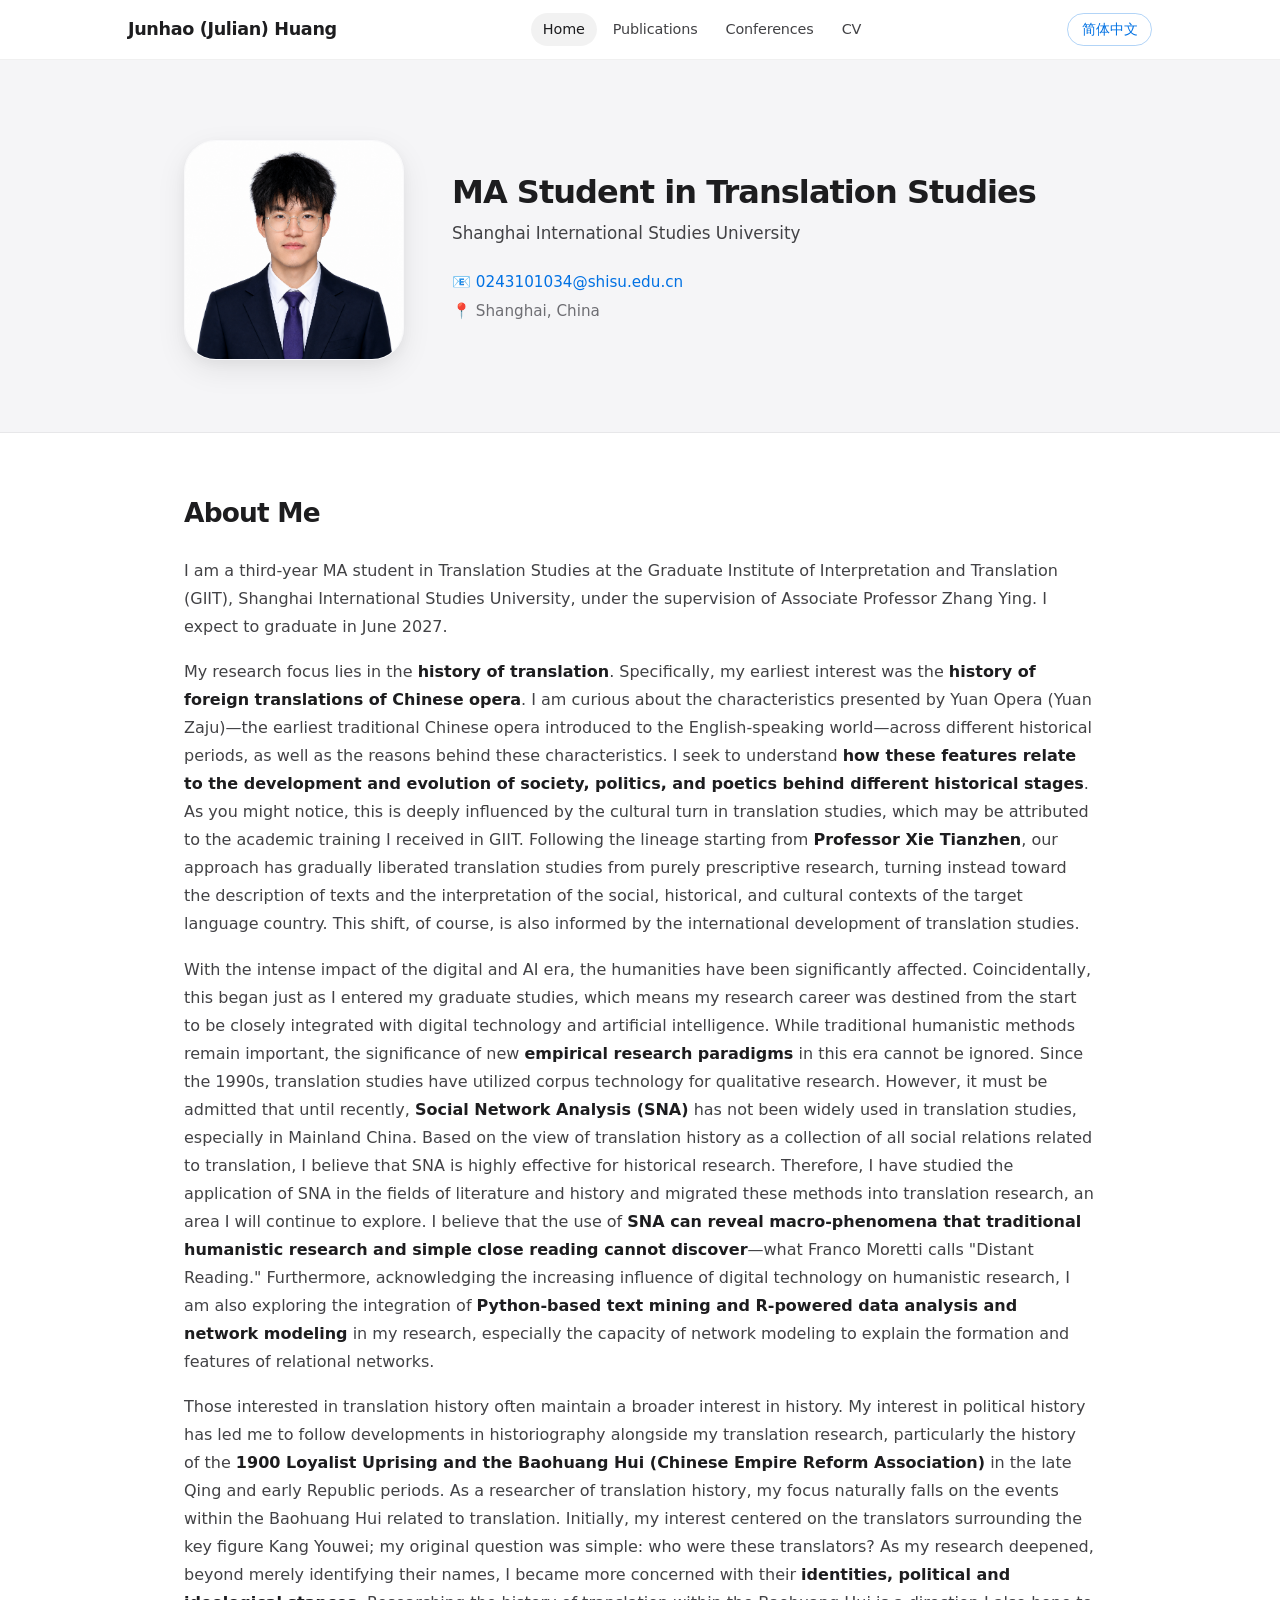
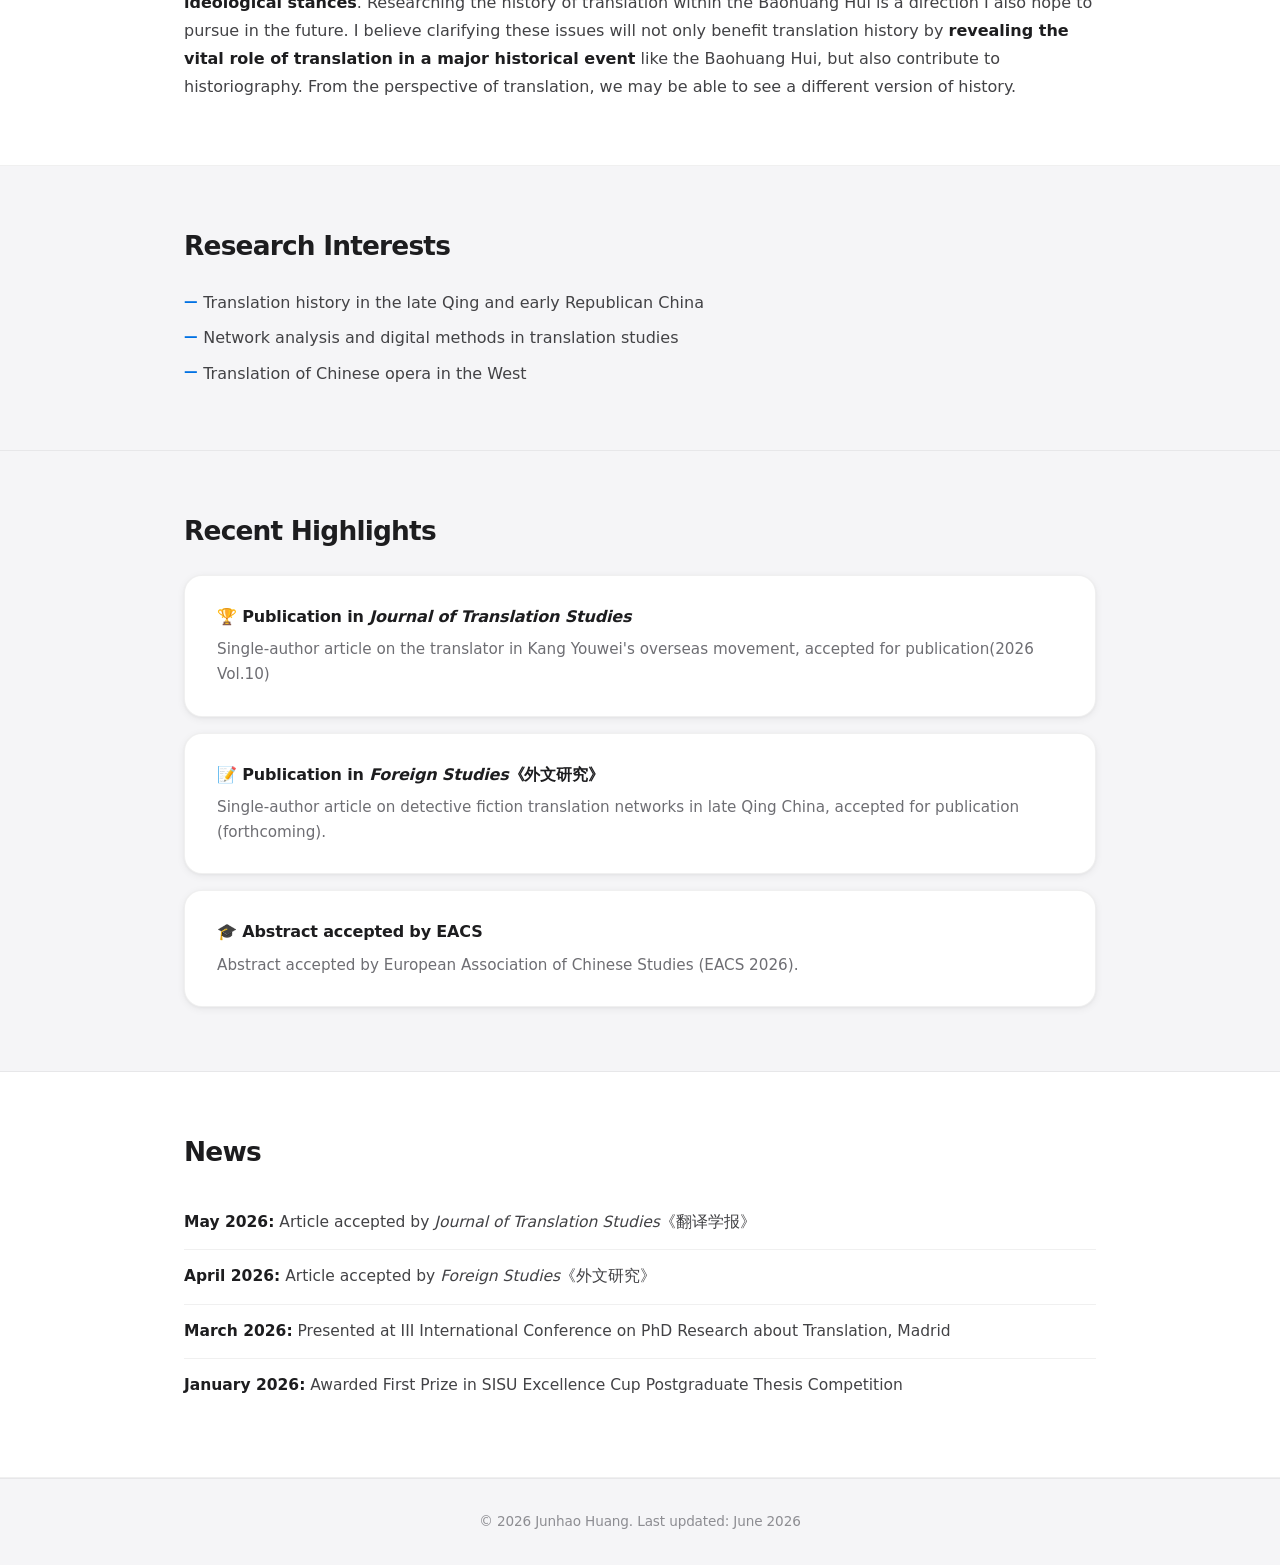
<file: index.html>
<!DOCTYPE html>
<html lang="en">
<head>
    <meta charset="UTF-8">
    <meta name="viewport" content="width=device-width, initial-scale=1.0">
    <title>Junhao Huang — Academic Website</title>
    <link rel="stylesheet" href="style.css">
</head>
<body>

    <nav>
        <div class="nav-container">
            <h1>Junhao (Julian) Huang</h1>
            <ul>
                <li><a href="index.html" class="active">Home</a></li>
                <li><a href="publications.html">Publications</a></li>
                <li><a href="conferences.html">Conferences</a></li>
                <li><a href="cv.pdf" target="_blank">CV</a></li>
            </ul>
            <div class="language-switch">
                <a href="index-zh.html" class="lang-btn">简体中文</a>
            </div>
        </div>
    </nav>

    <main>

        <section class="hero">
            <div class="container">
                <img src="profile.jpg" alt="Junhao Huang" class="profile-photo">
                <div class="hero-text">
                    <h2>MA Student in Translation Studies</h2>
                    <p class="affiliation">Shanghai International Studies University</p>
                    <p class="contact">
                        📧 <a href="mailto:0243101034@shisu.edu.cn">0243101034@shisu.edu.cn</a><br>
                        📍 Shanghai, China
                    </p>
                </div>
            </div>
        </section>

        <section class="about-section">
            <div class="container">
                <h2>About Me</h2>
                <div class="content-block">
                    <p>I am a third-year MA student in Translation Studies at the Graduate Institute of Interpretation and Translation (GIIT), Shanghai International Studies University, under the supervision of Associate Professor Zhang Ying. I expect to graduate in June 2027.</p>

                    <p>My research focus lies in the <strong>history of translation</strong>. Specifically, my earliest interest was the <strong>history of foreign translations of Chinese opera</strong>. I am curious about the characteristics presented by Yuan Opera (Yuan Zaju)—the earliest traditional Chinese opera introduced to the English-speaking world—across different historical periods, as well as the reasons behind these characteristics. I seek to understand <strong>how these features relate to the development and evolution of society, politics, and poetics behind different historical stages</strong>. As you might notice, this is deeply influenced by the cultural turn in translation studies, which may be attributed to the academic training I received in GIIT. Following the lineage starting from <strong>Professor Xie Tianzhen</strong>, our approach has gradually liberated translation studies from purely prescriptive research, turning instead toward the description of texts and the interpretation of the social, historical, and cultural contexts of the target language country. This shift, of course, is also informed by the international development of translation studies.</p>

                    <p>With the intense impact of the digital and AI era, the humanities have been significantly affected. Coincidentally, this began just as I entered my graduate studies, which means my research career was destined from the start to be closely integrated with digital technology and artificial intelligence. While traditional humanistic methods remain important, the significance of new <strong>empirical research paradigms</strong> in this era cannot be ignored. Since the 1990s, translation studies have utilized corpus technology for qualitative research. However, it must be admitted that until recently, <strong>Social Network Analysis (SNA)</strong> has not been widely used in translation studies, especially in Mainland China. Based on the view of translation history as a collection of all social relations related to translation, I believe that SNA is highly effective for historical research. Therefore, I have studied the application of SNA in the fields of literature and history and migrated these methods into translation research, an area I will continue to explore. I believe that the use of <strong>SNA can reveal macro-phenomena that traditional humanistic research and simple close reading cannot discover</strong>—what Franco Moretti calls "Distant Reading." Furthermore, acknowledging the increasing influence of digital technology on humanistic research, I am also exploring the integration of <strong>Python-based text mining and R-powered data analysis and network modeling</strong> in my research, especially the capacity of network modeling to explain the formation and features of relational networks.</p>

                    <p>Those interested in translation history often maintain a broader interest in history. My interest in political history has led me to follow developments in historiography alongside my translation research, particularly the history of the <strong>1900 Loyalist Uprising and the Baohuang Hui (Chinese Empire Reform Association)</strong> in the late Qing and early Republic periods. As a researcher of translation history, my focus naturally falls on the events within the Baohuang Hui related to translation. Initially, my interest centered on the translators surrounding the key figure Kang Youwei; my original question was simple: who were these translators? As my research deepened, beyond merely identifying their names, I became more concerned with their <strong>identities, political and ideological stances</strong>. Researching the history of translation within the Baohuang Hui is a direction I also hope to pursue in the future. I believe clarifying these issues will not only benefit translation history by <strong>revealing the vital role of translation in a major historical event</strong> like the Baohuang Hui, but also contribute to historiography. From the perspective of translation, we may be able to see a different version of history.</p>
                </div>
            </div>
        </section>

        <section class="research-section alt-bg">
            <div class="container">
                <h2>Research Interests</h2>
                <ul class="interest-list">
                    <li>Translation history in the late Qing and early Republican China</li>
                    <li>Network analysis and digital methods in translation studies</li>
                    <li>Translation of Chinese opera in the West</li>
                </ul>
            </div>
        </section>

        <section class="highlights">
            <div class="container">
                <h2>Recent Highlights</h2>
                <div class="highlight-item">
                    <h3>🏆 Publication in <em>Journal of Translation Studies</em></h3>
                    <p>Single-author article on the translator in Kang Youwei's overseas movement, accepted for publication(2026 Vol.10)</p>
                </div>
                <div class="highlight-item">
                    <h3>📝 Publication in <em>Foreign Studies</em>《外文研究》</h3>
                    <p>Single-author article on detective fiction translation networks in late Qing China, accepted for publication (forthcoming).</p>
                </div>
                <div class="highlight-item">
                    <h3>🎓 Abstract accepted by EACS</h3>
                    <p>Abstract accepted by European Association of Chinese Studies (EACS 2026).</p>
                </div>
            </div>
        </section>

        <section class="news-section">
            <div class="container">
                <h2>News</h2>
                <ul class="news-list">
                    <li class="news-item"><strong>May 2026:</strong> Article accepted by <em>Journal of Translation Studies</em>《翻译学报》</li>
                    <li class="news-item"><strong>April 2026:</strong> Article accepted by <em>Foreign Studies</em>《外文研究》</li>
                    <li class="news-item"><strong>March 2026:</strong> Presented at III International Conference on PhD Research about Translation, Madrid</li>
                    <li class="news-item"><strong>January 2026:</strong> Awarded First Prize in SISU Excellence Cup Postgraduate Thesis Competition</li>
                </ul>
            </div>
        </section>

    </main>

    <footer>
        <div class="container">
            <p class="copyright">&copy; 2026 Junhao Huang. Last updated: June 2026</p>
        </div>
    </footer>

</body>
</html>
</file>
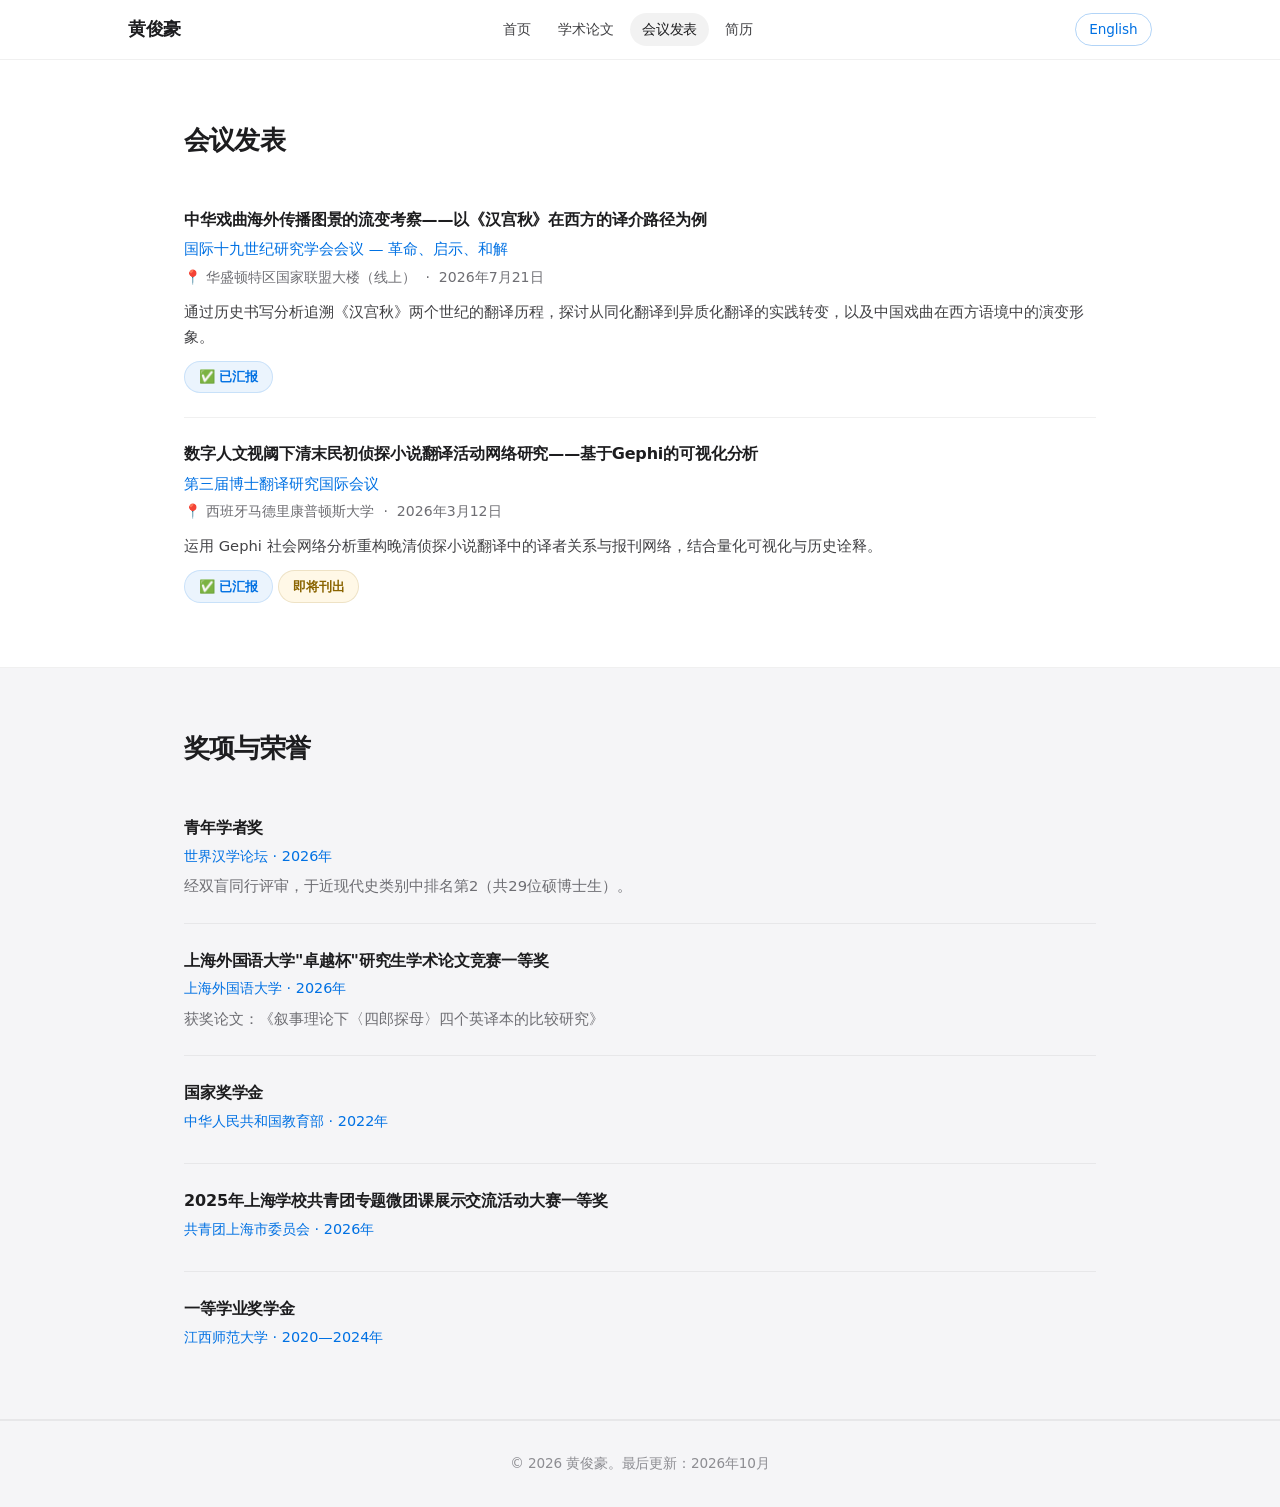
<file: conferences-zh.html>
<!DOCTYPE html>
<html lang="zh-CN">
<head>
    <meta charset="UTF-8">
    <meta name="viewport" content="width=device-width, initial-scale=1.0">
    <title>会议发表 — 黄俊豪</title>
    <link rel="stylesheet" href="style.css">
</head>
<body>

    <nav>
        <div class="nav-container">
            <h1>黄俊豪</h1>
            <ul>
                <li><a href="index-zh.html">首页</a></li>
                <li><a href="publications-zh.html">学术论文</a></li>
                <li><a href="conferences-zh.html" class="active">会议发表</a></li>
                <li><a href="cv.pdf" target="_blank">简历</a></li>
            </ul>
            <div class="language-switch">
                <a href="conferences.html" class="lang-btn">English</a>
            </div>
        </div>
    </nav>

    <main>

        <section class="conf-section">
            <div class="container">
                <h2>会议发表</h2>

                <div class="conf-item">
                    <div class="conf-title">中华戏曲海外传播图景的流变考察——以《汉宫秋》在西方的译介路径为例</div>
                    <div class="conf-venue">国际十九世纪研究学会会议 — 革命、启示、和解</div>
                    <div class="conf-location">📍 华盛顿特区国家联盟大楼（线上） &nbsp;·&nbsp; 2026年7月21日</div>
                    <p>通过历史书写分析追溯《汉宫秋》两个世纪的翻译历程，探讨从同化翻译到异质化翻译的实践转变，以及中国戏曲在西方语境中的演变形象。</p>
                    <span class="conf-status">✅ 已汇报</span>
                </div>

                <div class="conf-item">
                    <div class="conf-title">数字人文视阈下清末民初侦探小说翻译活动网络研究——基于Gephi的可视化分析</div>
                    <div class="conf-venue">第三届博士翻译研究国际会议</div>
                    <div class="conf-location">📍 西班牙马德里康普顿斯大学 &nbsp;·&nbsp; 2026年3月12日</div>
                    <p>运用 Gephi 社会网络分析重构晚清侦探小说翻译中的译者关系与报刊网络，结合量化可视化与历史诠释。</p>
                    <span class="conf-status">✅ 已汇报</span>
                    <span class="conf-award">即将刊出</span>
                </div>

            </div>
        </section>

        <section class="awards-section alt-bg">
            <div class="container">
                <h2>奖项与荣誉</h2>

                <div class="award-item">
                    <div class="award-title">青年学者奖</div>
                    <div class="award-issuer">世界汉学论坛 · 2026年</div>
                    <div class="award-desc">经双盲同行评审，于近现代史类别中排名第2（共29位硕博士生）。</div>
                </div>

                <div class="award-item">
                    <div class="award-title">上海外国语大学"卓越杯"研究生学术论文竞赛一等奖</div>
                    <div class="award-issuer">上海外国语大学 · 2026年</div>
                    <div class="award-desc">获奖论文：《叙事理论下〈四郎探母〉四个英译本的比较研究》</div>
                </div>

                <div class="award-item">
                    <div class="award-title">国家奖学金</div>
                    <div class="award-issuer">中华人民共和国教育部 · 2022年</div>
                </div>

                <div class="award-item">
                    <div class="award-title">2025年上海学校共青团专题微团课展示交流活动大赛一等奖</div>
                    <div class="award-issuer">共青团上海市委员会 · 2026年</div>
                </div>

                <div class="award-item">
                    <div class="award-title">一等学业奖学金</div>
                    <div class="award-issuer">江西师范大学 · 2020—2024年</div>
                </div>

            </div>
        </section>

    </main>

    <footer>
        <div class="container">
            <p>&copy; 2026 黄俊豪。最后更新：2026年10月</p>
        </div>
    </footer>

</body>
</html>
</file>
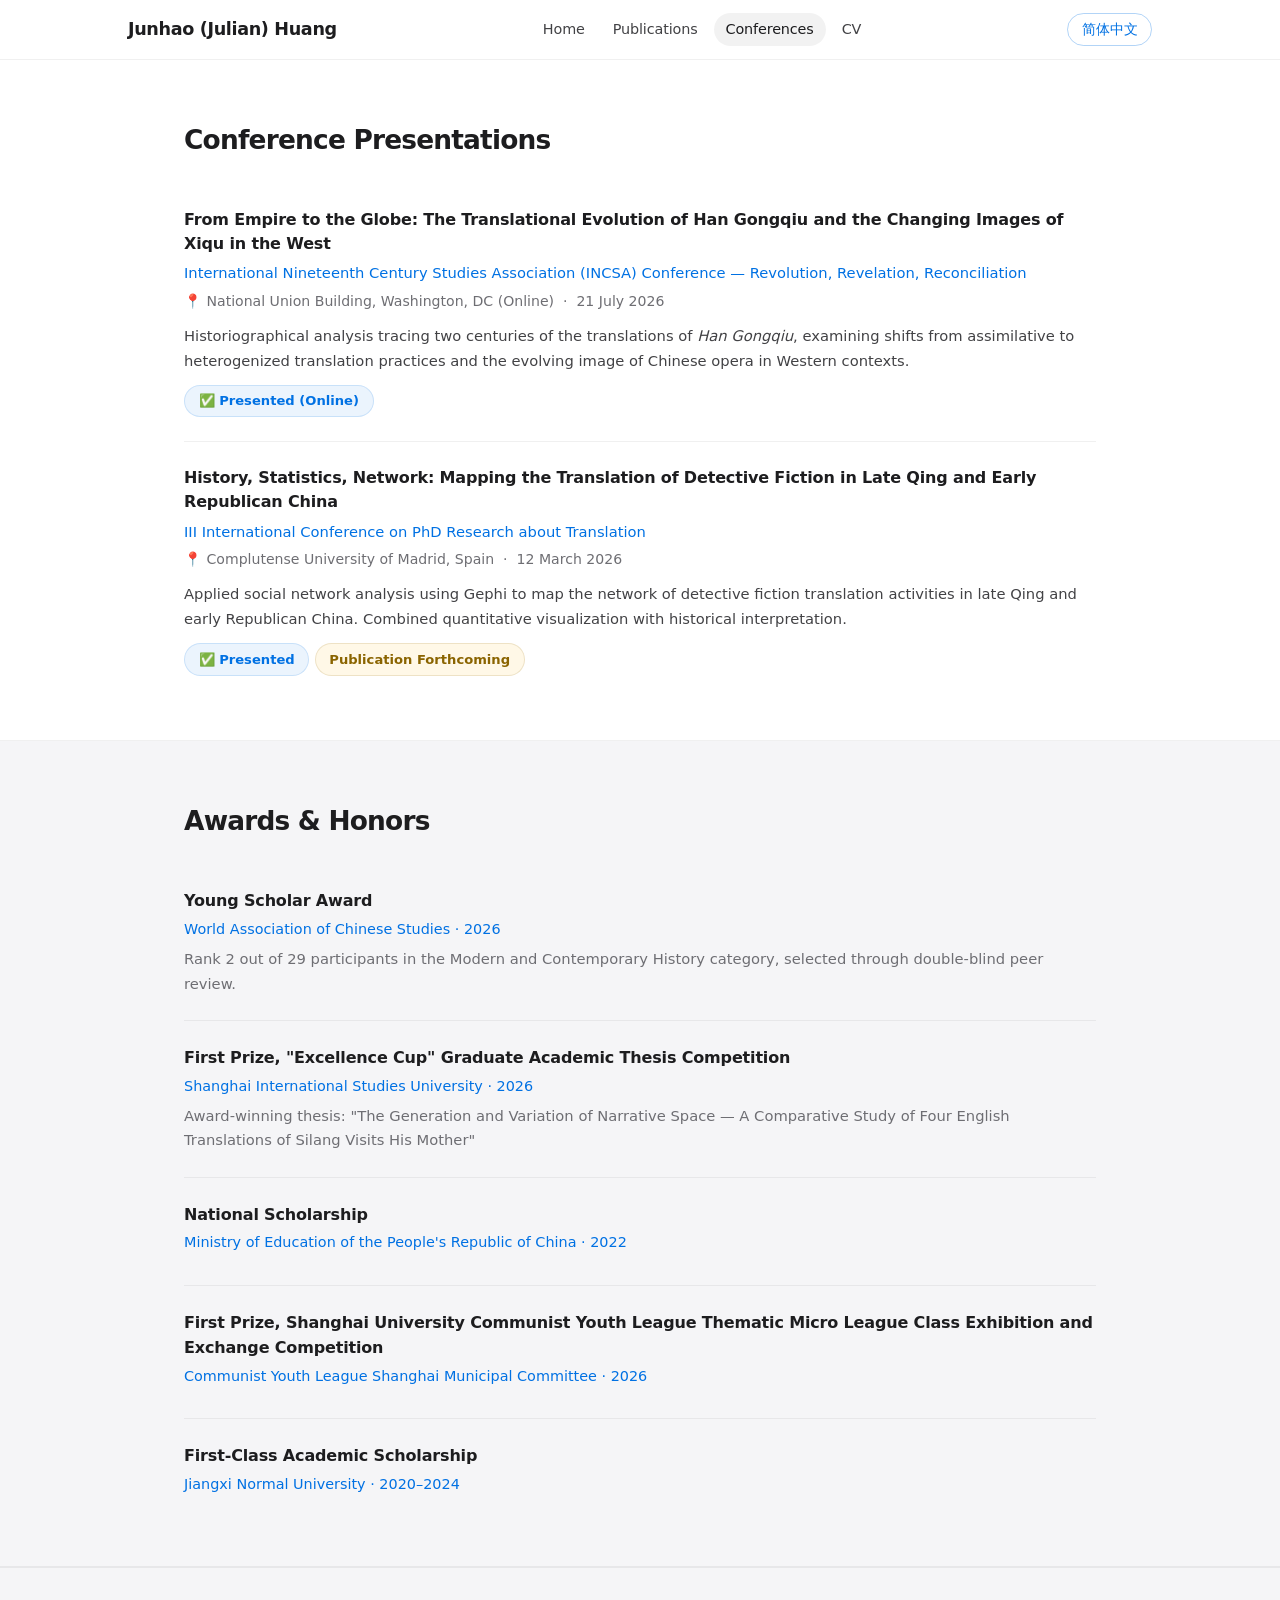
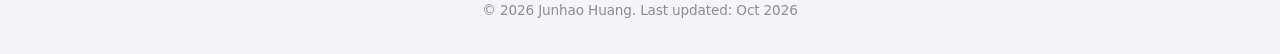
<file: conferences.html>
<!DOCTYPE html>
<html lang="en">
<head>
    <meta charset="UTF-8">
    <meta name="viewport" content="width=device-width, initial-scale=1.0">
    <title>Conferences — Junhao Huang</title>
    <link rel="stylesheet" href="style.css">
</head>
<body>

    <nav>
        <div class="nav-container">
            <h1>Junhao (Julian) Huang</h1>
            <ul>
                <li><a href="index.html">Home</a></li>
                <li><a href="publications.html">Publications</a></li>
                <li><a href="conferences.html" class="active">Conferences</a></li>
                <li><a href="cv.pdf" target="_blank">CV</a></li>
            </ul>
            <div class="language-switch">
                <a href="conferences-zh.html" class="lang-btn">简体中文</a>
            </div>
        </div>
    </nav>

    <main>

        <section class="conf-section">
            <div class="container">
                <h2>Conference Presentations</h2>

                <div class="conf-item">
                    <div class="conf-title">From Empire to the Globe: The Translational Evolution of Han Gongqiu and the Changing Images of Xiqu in the West</div>
                    <div class="conf-venue">International Nineteenth Century Studies Association (INCSA) Conference — Revolution, Revelation, Reconciliation</div>
                    <div class="conf-location">📍 National Union Building, Washington, DC (Online) &nbsp;·&nbsp; 21 July 2026</div>
                    <p>Historiographical analysis tracing two centuries of the translations of <em>Han Gongqiu</em>, examining shifts from assimilative to heterogenized translation practices and the evolving image of Chinese opera in Western contexts.</p>
                    <span class="conf-status">✅ Presented (Online)</span>
                </div>

                <div class="conf-item">
                    <div class="conf-title">History, Statistics, Network: Mapping the Translation of Detective Fiction in Late Qing and Early Republican China</div>
                    <div class="conf-venue">III International Conference on PhD Research about Translation</div>
                    <div class="conf-location">📍 Complutense University of Madrid, Spain &nbsp;·&nbsp; 12 March 2026</div>
                    <p>Applied social network analysis using Gephi to map the network of detective fiction translation activities in late Qing and early Republican China. Combined quantitative visualization with historical interpretation.</p>
                    <span class="conf-status">✅ Presented</span>
                    <span class="conf-award">Publication Forthcoming</span>
                </div>

            </div>
        </section>

        <section class="awards-section alt-bg">
            <div class="container">
                <h2>Awards &amp; Honors</h2>

                <div class="award-item">
                    <div class="award-title">Young Scholar Award</div>
                    <div class="award-issuer">World Association of Chinese Studies · 2026</div>
                    <div class="award-desc">Rank 2 out of 29 participants in the Modern and Contemporary History category, selected through double-blind peer review.</div>
                </div>

                <div class="award-item">
                    <div class="award-title">First Prize, "Excellence Cup" Graduate Academic Thesis Competition</div>
                    <div class="award-issuer">Shanghai International Studies University · 2026</div>
                    <div class="award-desc">Award-winning thesis: "The Generation and Variation of Narrative Space — A Comparative Study of Four English Translations of Silang Visits His Mother"</div>
                </div>

                <div class="award-item">
                    <div class="award-title">National Scholarship</div>
                    <div class="award-issuer">Ministry of Education of the People's Republic of China · 2022</div>
                </div>

                <div class="award-item">
                    <div class="award-title">First Prize, Shanghai University Communist Youth League Thematic Micro League Class Exhibition and Exchange Competition</div>
                    <div class="award-issuer">Communist Youth League Shanghai Municipal Committee · 2026</div>
                </div>

                <div class="award-item">
                    <div class="award-title">First-Class Academic Scholarship</div>
                    <div class="award-issuer">Jiangxi Normal University · 2020–2024</div>
                </div>

            </div>
        </section>

    </main>

    <footer>
        <div class="container">
            <p>&copy; 2026 Junhao Huang. Last updated: Oct 2026</p>
        </div>
    </footer>

</body>
</html>
</file>
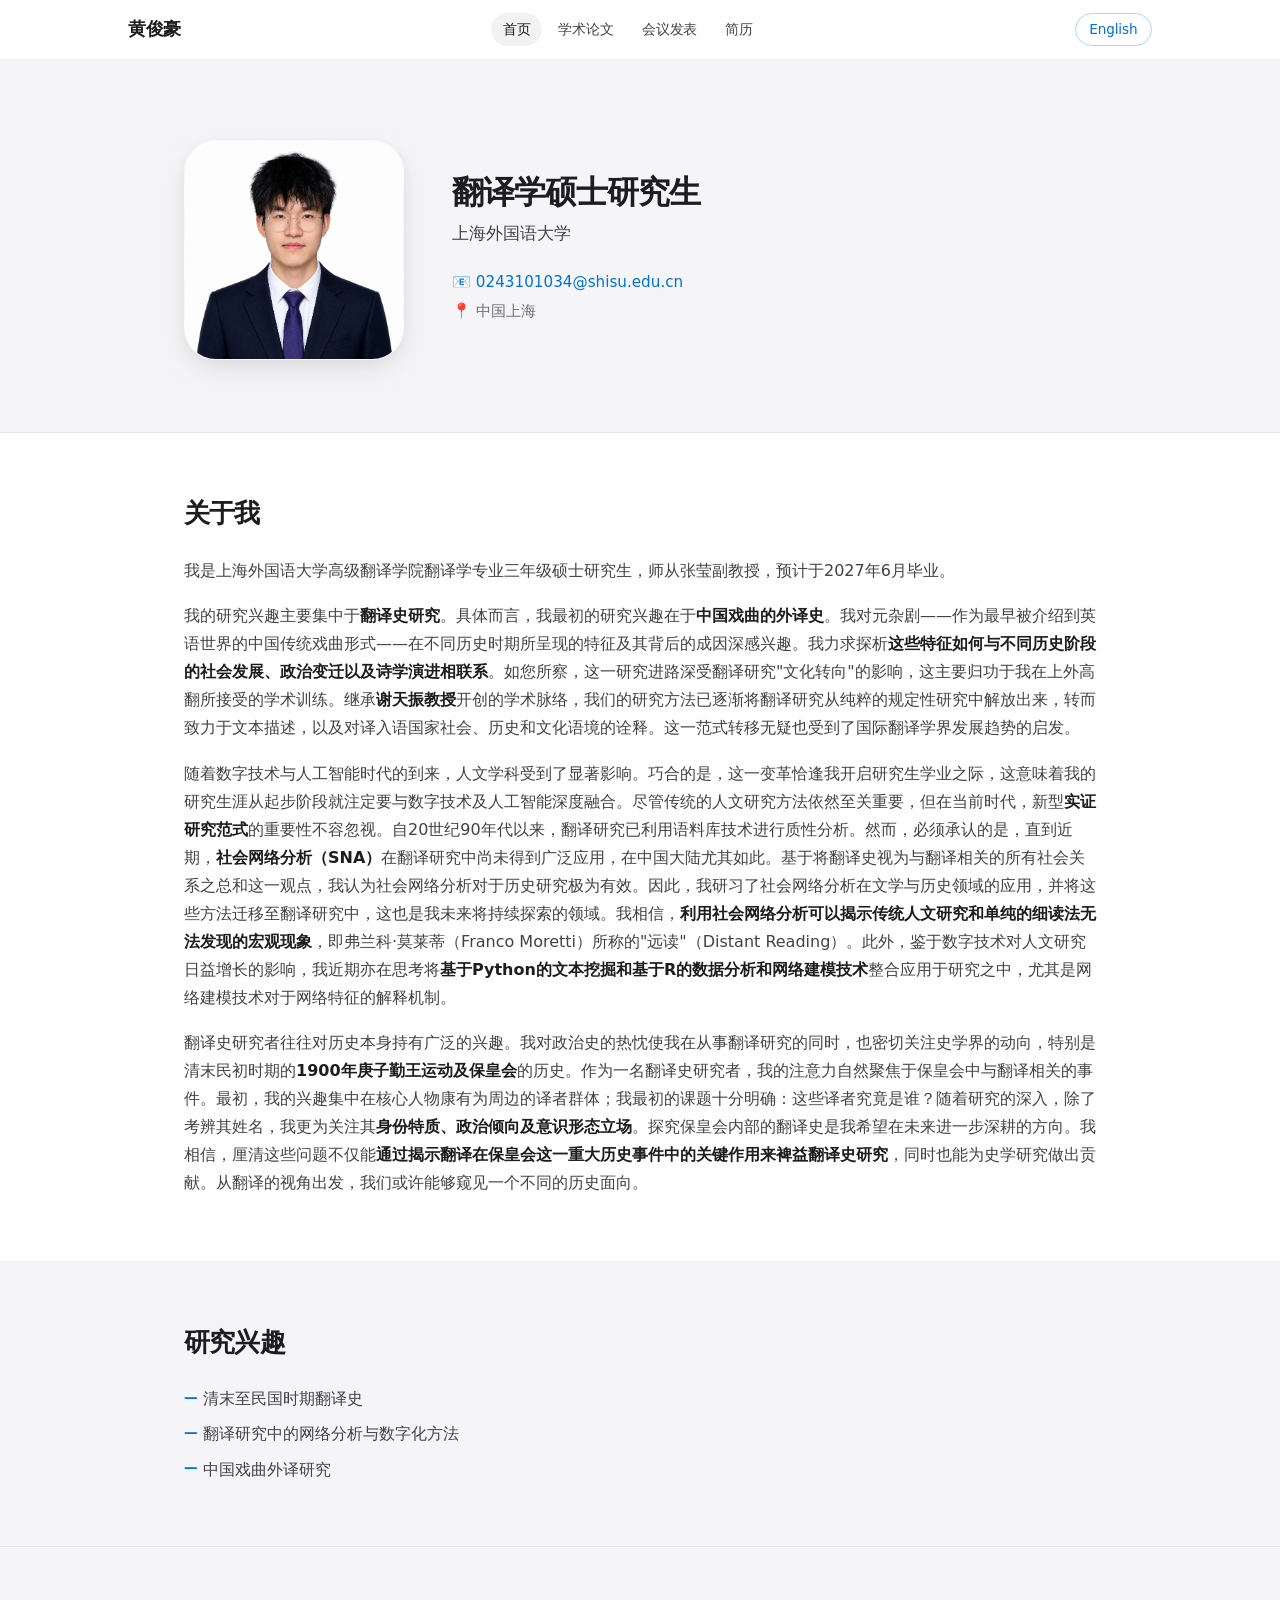
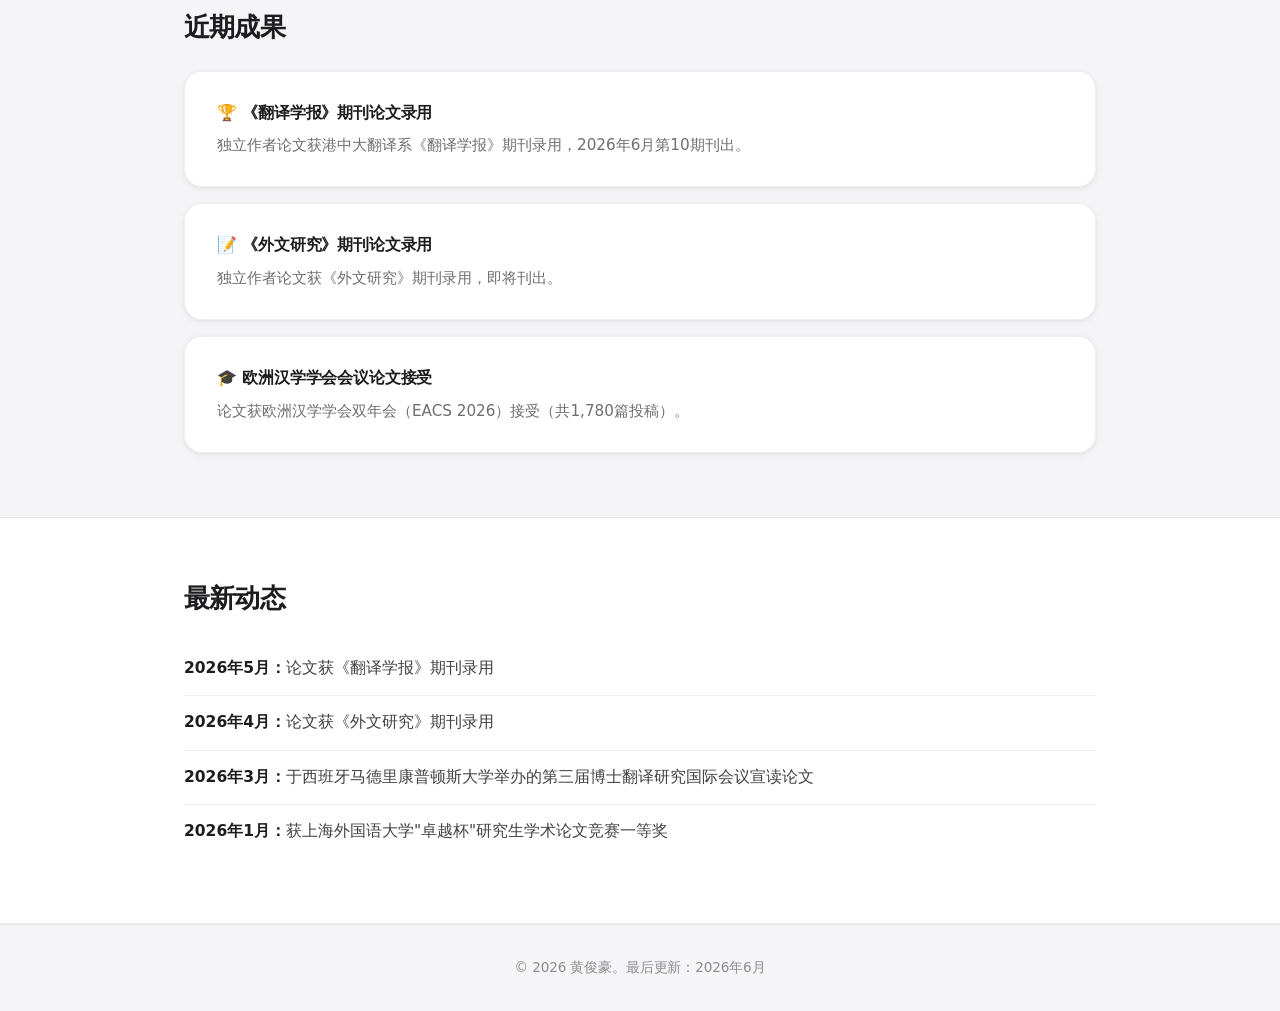
<file: index-zh.html>
<!DOCTYPE html>
<html lang="zh-CN">
<head>
    <meta charset="UTF-8">
    <meta name="viewport" content="width=device-width, initial-scale=1.0">
    <title>黄俊豪 — 学术网站</title>
    <link rel="stylesheet" href="style.css">
</head>
<body>

    <nav>
        <div class="nav-container">
            <h1>黄俊豪</h1>
            <ul>
                <li><a href="index-zh.html" class="active">首页</a></li>
                <li><a href="publications-zh.html">学术论文</a></li>
                <li><a href="conferences-zh.html">会议发表</a></li>
                <li><a href="cv.pdf" target="_blank">简历</a></li>
            </ul>
            <div class="language-switch">
                <a href="index.html" class="lang-btn">English</a>
            </div>
        </div>
    </nav>

    <main>

        <section class="hero">
            <div class="container">
                <img src="profile.jpg" alt="黄俊豪" class="profile-photo">
                <div class="hero-text">
                    <h2>翻译学硕士研究生</h2>
                    <p class="affiliation">上海外国语大学</p>
                    <p class="contact">
                        📧 <a href="mailto:0243101034@shisu.edu.cn">0243101034@shisu.edu.cn</a><br>
                        📍 中国上海
                    </p>
                </div>
            </div>
        </section>

        <section class="about-section">
            <div class="container">
                <h2>关于我</h2>
                <div class="content-block">
                    <p>我是上海外国语大学高级翻译学院翻译学专业三年级硕士研究生，师从张莹副教授，预计于2027年6月毕业。</p>

                    <p>我的研究兴趣主要集中于<strong>翻译史研究</strong>。具体而言，我最初的研究兴趣在于<strong>中国戏曲的外译史</strong>。我对元杂剧——作为最早被介绍到英语世界的中国传统戏曲形式——在不同历史时期所呈现的特征及其背后的成因深感兴趣。我力求探析<strong>这些特征如何与不同历史阶段的社会发展、政治变迁以及诗学演进相联系</strong>。如您所察，这一研究进路深受翻译研究"文化转向"的影响，这主要归功于我在上外高翻所接受的学术训练。继承<strong>谢天振教授</strong>开创的学术脉络，我们的研究方法已逐渐将翻译研究从纯粹的规定性研究中解放出来，转而致力于文本描述，以及对译入语国家社会、历史和文化语境的诠释。这一范式转移无疑也受到了国际翻译学界发展趋势的启发。</p>

                    <p>随着数字技术与人工智能时代的到来，人文学科受到了显著影响。巧合的是，这一变革恰逢我开启研究生学业之际，这意味着我的研究生涯从起步阶段就注定要与数字技术及人工智能深度融合。尽管传统的人文研究方法依然至关重要，但在当前时代，新型<strong>实证研究范式</strong>的重要性不容忽视。自20世纪90年代以来，翻译研究已利用语料库技术进行质性分析。然而，必须承认的是，直到近期，<strong>社会网络分析（SNA）</strong>在翻译研究中尚未得到广泛应用，在中国大陆尤其如此。基于将翻译史视为与翻译相关的所有社会关系之总和这一观点，我认为社会网络分析对于历史研究极为有效。因此，我研习了社会网络分析在文学与历史领域的应用，并将这些方法迁移至翻译研究中，这也是我未来将持续探索的领域。我相信，<strong>利用社会网络分析可以揭示传统人文研究和单纯的细读法无法发现的宏观现象</strong>，即弗兰科·莫莱蒂（Franco Moretti）所称的"远读"（Distant Reading）。此外，鉴于数字技术对人文研究日益增长的影响，我近期亦在思考将<strong>基于Python的文本挖掘和基于R的数据分析和网络建模技术</strong>整合应用于研究之中，尤其是网络建模技术对于网络特征的解释机制。</p>

                    <p>翻译史研究者往往对历史本身持有广泛的兴趣。我对政治史的热忱使我在从事翻译研究的同时，也密切关注史学界的动向，特别是清末民初时期的<strong>1900年庚子勤王运动及保皇会</strong>的历史。作为一名翻译史研究者，我的注意力自然聚焦于保皇会中与翻译相关的事件。最初，我的兴趣集中在核心人物康有为周边的译者群体；我最初的课题十分明确：这些译者究竟是谁？随着研究的深入，除了考辨其姓名，我更为关注其<strong>身份特质、政治倾向及意识形态立场</strong>。探究保皇会内部的翻译史是我希望在未来进一步深耕的方向。我相信，厘清这些问题不仅能<strong>通过揭示翻译在保皇会这一重大历史事件中的关键作用来裨益翻译史研究</strong>，同时也能为史学研究做出贡献。从翻译的视角出发，我们或许能够窥见一个不同的历史面向。</p>
                </div>
            </div>
        </section>

        <section class="research-section alt-bg">
            <div class="container">
                <h2>研究兴趣</h2>
                <ul class="interest-list">
                    <li>清末至民国时期翻译史</li>
                    <li>翻译研究中的网络分析与数字化方法</li>
                    <li>中国戏曲外译研究</li>
                </ul>
            </div>
        </section>

        <section class="highlights">
            <div class="container">
                <h2>近期成果</h2>
                <div class="highlight-item">
                    <h3>🏆 《翻译学报》期刊论文录用</h3>
                    <p>独立作者论文获港中大翻译系《翻译学报》期刊录用，2026年6月第10期刊出。</p>
                </div>
                <div class="highlight-item">
                    <h3>📝 《外文研究》期刊论文录用</h3>
                    <p>独立作者论文获《外文研究》期刊录用，即将刊出。</p>
                </div>
                <div class="highlight-item">
                    <h3>🎓 欧洲汉学学会会议论文接受</h3>
                    <p>论文获欧洲汉学学会双年会（EACS 2026）接受（共1,780篇投稿）。</p>
                </div>
            </div>
        </section>

        <section class="news-section">
            <div class="container">
                <h2>最新动态</h2>
                <ul class="news-list">
                    <li><strong>2026年5月：</strong>论文获《翻译学报》期刊录用</li>
                    <li><strong>2026年4月：</strong>论文获《外文研究》期刊录用</li>
                    <li><strong>2026年3月：</strong>于西班牙马德里康普顿斯大学举办的第三届博士翻译研究国际会议宣读论文</li>
                    <li><strong>2026年1月：</strong>获上海外国语大学"卓越杯"研究生学术论文竞赛一等奖</li>
                </ul>
            </div>
        </section>

    </main>

    <footer>
        <div class="container">
            <p>&copy; 2026 黄俊豪。最后更新：2026年6月</p>
        </div>
    </footer>

</body>
</html>
</file>
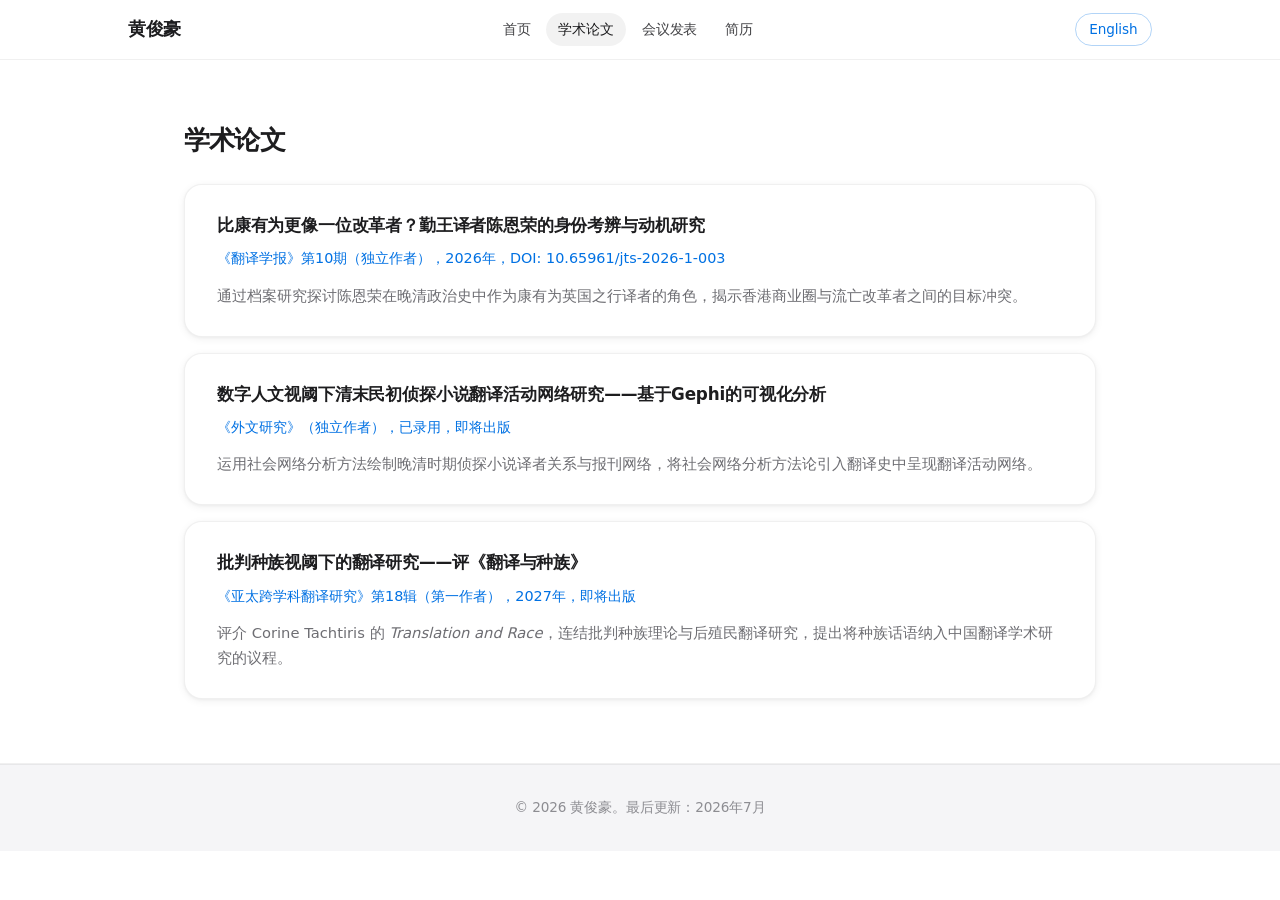
<file: publications-zh.html>
<!DOCTYPE html>
<html lang="zh-CN">
<head>
    <meta charset="UTF-8">
    <meta name="viewport" content="width=device-width, initial-scale=1.0">
    <title>学术论文 — 黄俊豪</title>
    <link rel="stylesheet" href="style.css">
</head>
<body>

    <nav>
        <div class="nav-container">
            <h1>黄俊豪</h1>
            <ul>
                <li><a href="index-zh.html">首页</a></li>
                <li><a href="publications-zh.html" class="active">学术论文</a></li>
                <li><a href="conferences-zh.html">会议发表</a></li>
                <li><a href="cv.pdf" target="_blank">简历</a></li>
            </ul>
            <div class="language-switch">
                <a href="publications.html" class="lang-btn">English</a>
            </div>
        </div>
    </nav>

    <main>

        <section class="pub-section">
            <div class="container">
                <h2>学术论文</h2>
                <div class="pub-list">

                    <div class="pub-item">
                        <div class="pub-title">比康有为更像一位改革者？勤王译者陈恩荣的身份考辨与动机研究</div>
                        <div class="pub-venue">《翻译学报》第10期（独立作者），2026年，DOI: 10.65961/jts-2026-1-003</div>
                        <p class="pub-description">通过档案研究探讨陈恩荣在晚清政治史中作为康有为英国之行译者的角色，揭示香港商业圈与流亡改革者之间的目标冲突。</p>
                    </div>
                    <div class="pub-item">
                        <div class="pub-title">数字人文视阈下清末民初侦探小说翻译活动网络研究——基于Gephi的可视化分析</div>
                        <div class="pub-venue">《外文研究》（独立作者），已录用，即将出版</div>
                        <p class="pub-description">运用社会网络分析方法绘制晚清时期侦探小说译者关系与报刊网络，将社会网络分析方法论引入翻译史中呈现翻译活动网络。</p>
                    </div>

                    <div class="pub-item">
                        <div class="pub-title">批判种族视阈下的翻译研究——评《翻译与种族》</div>
                        <div class="pub-venue">《亚太跨学科翻译研究》第18辑（第一作者），2027年，即将出版</div>
                        <p class="pub-description">评介 Corine Tachtiris 的 <em>Translation and Race</em>，连结批判种族理论与后殖民翻译研究，提出将种族话语纳入中国翻译学术研究的议程。</p>
                    </div>

                </div>
            </div>
        </section>

    </main>

    <footer>
        <div class="container">
            <p>&copy; 2026 黄俊豪。最后更新：2026年7月</p>
        </div>
    </footer>

</body>
</html>
</file>
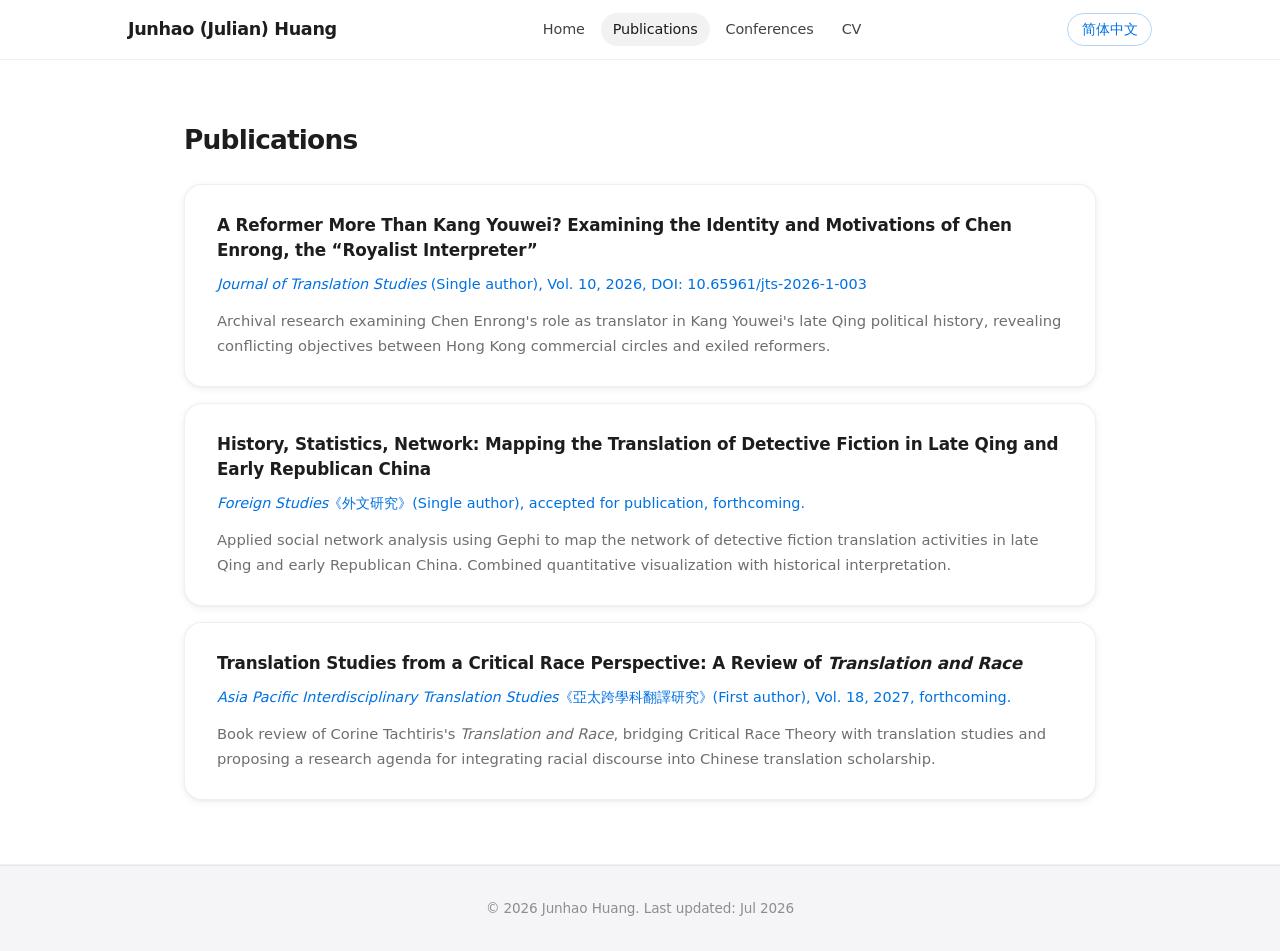
<file: publications.html>
<!DOCTYPE html>
<html lang="en">
<head>
    <meta charset="UTF-8">
    <meta name="viewport" content="width=device-width, initial-scale=1.0">
    <title>Publications — Junhao Huang</title>
    <link rel="stylesheet" href="style.css">
</head>
<body>

    <nav>
        <div class="nav-container">
            <h1>Junhao (Julian) Huang</h1>
            <ul>
                <li><a href="index.html">Home</a></li>
                <li><a href="publications.html" class="active">Publications</a></li>
                <li><a href="conferences.html">Conferences</a></li>
                <li><a href="cv.pdf" target="_blank">CV</a></li>
            </ul>
            <div class="language-switch">
                <a href="publications-zh.html" class="lang-btn">简体中文</a>
            </div>
        </div>
    </nav>

    <main>

        <section class="pub-section">
            <div class="container">
                <h2>Publications</h2>
                <div class="pub-list">

                    <div class="pub-item">
                        <div class="pub-title">A Reformer More Than Kang Youwei? Examining the Identity and Motivations of Chen Enrong, the “Royalist Interpreter”</div>
                        <div class="pub-venue"><em>Journal of Translation Studies</em> (Single author), Vol. 10, 2026, DOI: 10.65961/jts-2026-1-003</div>
                        <p class="pub-description">Archival research examining Chen Enrong's role as translator in Kang Youwei's late Qing political history, revealing conflicting objectives between Hong Kong commercial circles and exiled reformers.</p>
                    </div>
                    <div class="pub-item">
                        <div class="pub-title">History, Statistics, Network: Mapping the Translation of Detective Fiction in Late Qing and Early Republican China</div>
                        <div class="pub-venue"><em>Foreign Studies</em>《外文研究》(Single author), accepted for publication, forthcoming.</div>
                        <p class="pub-description">Applied social network analysis using Gephi to map the network of detective fiction translation activities in late Qing and early Republican China. Combined quantitative visualization with historical interpretation.</p>
                    </div>

                    <div class="pub-item">
                        <div class="pub-title">Translation Studies from a Critical Race Perspective: A Review of <em>Translation and Race</em></div>
                        <div class="pub-venue"><em>Asia Pacific Interdisciplinary Translation Studies</em>《亞太跨學科翻譯研究》(First author), Vol. 18, 2027, forthcoming.</div>
                        <p class="pub-description">Book review of Corine Tachtiris's <em>Translation and Race</em>, bridging Critical Race Theory with translation studies and proposing a research agenda for integrating racial discourse into Chinese translation scholarship.</p>
                    </div>

                </div>
            </div>
        </section>

    </main>

    <footer>
        <div class="container">
            <p>&copy; 2026 Junhao Huang. Last updated: Jul 2026</p>
        </div>
    </footer>

</body>
</html>
</file>
<file: style.css>
/* ============================================================
   Junhao Huang — Academic Website
   Design Language: Apple White Aesthetics
   ============================================================ */

/* --- Reset & Base --- */
*, *::before, *::after {
    margin: 0;
    padding: 0;
    box-sizing: border-box;
}

:root {
    /* Core Palette */
    --white:           #FFFFFF;
    --off-white:       #F5F5F7;
    --surface:         #FBFBFD;

    /* Typography */
    --text-primary:    #1D1D1F;
    --text-secondary:  #424245;
    --text-tertiary:   #6E6E73;
    --text-quaternary: #8D8D92;

    /* Accent */
    --accent:          #0071E3;
    --accent-hover:    #0077ED;
    --accent-subtle:   rgba(0, 113, 227, 0.08);

    /* Borders */
    --border-hairline: rgba(0, 0, 0, 0.06);
    --border-light:    rgba(0, 0, 0, 0.10);

    /* Shadows */
    --shadow-xs:  0 1px 3px rgba(0, 0, 0, 0.04), 0 1px 2px rgba(0, 0, 0, 0.04);
    --shadow-sm:  0 2px 8px rgba(0, 0, 0, 0.06), 0 1px 3px rgba(0, 0, 0, 0.04);
    --shadow-md:  0 4px 16px rgba(0, 0, 0, 0.08), 0 2px 6px rgba(0, 0, 0, 0.04);
    --shadow-lg:  0 8px 32px rgba(0, 0, 0, 0.10), 0 4px 12px rgba(0, 0, 0, 0.06);
    --shadow-xl:  0 16px 48px rgba(0, 0, 0, 0.12), 0 8px 20px rgba(0, 0, 0, 0.06);

    /* Layout */
    --max-width:       960px;
    --nav-height:      60px;
    --border-radius:   18px;
    --border-radius-sm:10px;
    --border-radius-xs: 8px;

    /* Transitions */
    --ease:            cubic-bezier(0.25, 0.46, 0.45, 0.94);
    --ease-spring:     cubic-bezier(0.34, 1.56, 0.64, 1);
    --transition:      all 0.3s var(--ease);
    --transition-fast: all 0.18s var(--ease);
}

/* --- Font Stack --- */
body {
    font-family: -apple-system, "SF Pro Text", "SF Pro Display", "Segoe UI",
                 system-ui, "Helvetica Neue", Arial, sans-serif;
    background-color: var(--white);
    color: var(--text-primary);
    line-height: 1.6;
    -webkit-font-smoothing: antialiased;
    -moz-osx-font-smoothing: grayscale;
    font-size: 17px;
}

html[lang="zh-CN"] body {
    font-family: -apple-system, "SF Pro SC", "PingFang SC", "Hiragino Sans GB",
                 "Noto Sans SC", "Microsoft YaHei", system-ui, sans-serif;
}

/* --- Container --- */
.container {
    max-width: var(--max-width);
    margin: 0 auto;
    padding: 0 24px;
}

/* ============================================================
   NAVIGATION — Glassmorphism
   ============================================================ */
nav {
    position: sticky;
    top: 0;
    z-index: 1000;
    height: var(--nav-height);
    background: rgba(255, 255, 255, 0.82);
    backdrop-filter: saturate(180%) blur(20px);
    -webkit-backdrop-filter: saturate(180%) blur(20px);
    border-bottom: 1px solid var(--border-hairline);
    transition: var(--transition);
}

.nav-container {
    max-width: 1080px;
    margin: 0 auto;
    padding: 0 28px;
    height: 100%;
    display: flex;
    align-items: center;
    justify-content: space-between;
    gap: 2rem;
}

nav h1 {
    font-size: 1.1rem;
    font-weight: 600;
    color: var(--text-primary);
    letter-spacing: -0.02em;
    white-space: nowrap;
    flex-shrink: 0;
}

nav ul {
    list-style: none;
    display: flex;
    align-items: center;
    gap: 0.25rem;
    margin: 0;
}

nav ul li a {
    display: inline-block;
    padding: 0.3rem 0.75rem;
    color: var(--text-secondary);
    text-decoration: none;
    font-size: 0.9rem;
    font-weight: 450;
    letter-spacing: -0.01em;
    border-radius: 980px;
    transition: var(--transition-fast);
}

nav ul li a:hover,
nav ul li a.active {
    color: var(--text-primary);
    background-color: rgba(0, 0, 0, 0.05);
}

/* Language Switch */
.language-switch {
    flex-shrink: 0;
}

.lang-btn {
    display: inline-flex;
    align-items: center;
    padding: 0.3rem 0.85rem;
    font-size: 0.85rem;
    font-weight: 500;
    color: var(--accent);
    text-decoration: none;
    border: 1.5px solid rgba(0, 113, 227, 0.3);
    border-radius: 980px;
    letter-spacing: -0.01em;
    transition: var(--transition-fast);
}

.lang-btn:hover {
    background-color: var(--accent);
    color: var(--white);
    border-color: var(--accent);
}

/* ============================================================
   HERO SECTION
   ============================================================ */
.hero {
    background-color: var(--off-white);
    padding: 80px 0 72px;
    border-bottom: 1px solid var(--border-hairline);
    margin-bottom: 0;
}

.hero .container {
    display: flex;
    align-items: center;
    gap: 48px;
}

.profile-photo {
    width: 220px;          /* 增大尺寸，更具存在感 */
    height: auto;          /* 保持比例 */
    aspect-ratio: 1 / 1;   /* 强制正方形，如果你原图不是正方形 */
    border-radius: 32px;   /* Apple 风格的大圆角，不再是圆形[cite: 4] */
    object-fit: cover;
    flex-shrink: 0;
    
    /* 细腻的多层阴影，营造悬浮感 */
    box-shadow: 
        0 10px 30px rgba(0, 0, 0, 0.08), 
        0 4px 12px rgba(0, 0, 0, 0.04);
    
    border: 1px solid rgba(255, 255, 255, 0.4); /* 极其微弱的边缘高光 */
    transition: transform 0.4s cubic-bezier(0.25, 1, 0.5, 1), 
                box-shadow 0.4s ease;
}

.profile-photo:hover {
    transform: scale(1.03);
    box-shadow: var(--shadow-xl);
}

.hero-text h2 {
    font-size: 2rem;
    font-weight: 700;
    color: var(--text-primary);
    letter-spacing: -0.03em;
    line-height: 1.15;
    margin-bottom: 0.5rem;
}

.affiliation {
    font-size: 1.05rem;
    color: var(--text-secondary);
    margin-bottom: 1.25rem;
    font-weight: 400;
}

.contact {
    font-size: 0.95rem;
    color: var(--text-tertiary);
    line-height: 1.9;
}

.contact a {
    color: var(--accent);
    text-decoration: none;
    transition: var(--transition-fast);
}

.contact a:hover {
    color: var(--accent-hover);
    text-decoration: underline;
    text-underline-offset: 3px;
}

/* ============================================================
   SECTIONS — General
   ============================================================ */
section {
    background-color: var(--white);
    padding: 64px 0;
    border-bottom: 1px solid var(--border-hairline);
    margin-bottom: 0;
    border-radius: 0;
    box-shadow: none;
    transition: none;
}

section:hover {
    box-shadow: none;
}

/* Off-white alternating sections */
section.alt-bg {
    background-color: var(--off-white);
}

/* Section Headings */
section h2,
.section-title {
    font-size: 1.65rem;
    font-weight: 700;
    color: var(--text-primary);
    letter-spacing: -0.03em;
    margin-bottom: 1.75rem;
    line-height: 1.2;
    border-bottom: none;
    padding-bottom: 0;
    position: relative;
}

section h2::after,
.section-title::after {
    display: none;
}

section p {
    font-size: 1rem;
    line-height: 1.75;
    color: var(--text-secondary);
    margin-bottom: 1.1rem;
    text-align: left;
    font-weight: 400;
}

section p:last-child {
    margin-bottom: 0;
}

section p strong {
    color: var(--text-primary);
    font-weight: 600;
}

/* ============================================================
   ABOUT SECTION
   ============================================================ */
.about-section,
.about {
    background-color: var(--white);
}

.content-block p + p {
    margin-top: 1rem;
}

/* ============================================================
   RESEARCH INTERESTS
   ============================================================ */
.research-section,
.research {
    background-color: var(--off-white);
}

.interest-list,
.research ul {
    list-style: none;
    padding-left: 0;
    display: flex;
    flex-direction: column;
    gap: 0.6rem;
}

.interest-list li,
.research li {
    display: flex;
    align-items: flex-start;
    gap: 0.75rem;
    font-size: 1rem;
    color: var(--text-secondary);
    line-height: 1.6;
    padding: 0;
}

.interest-list li::before,
.research li::before {
    content: '' !important;
    display: none !important;
}

.interest-list li::after,
.research li::after {
    display: none;
}

/* Custom bullet — subtle accent dot */
.interest-list li,
.research li {
    padding-left: 1.2rem;
    position: relative;
}

.interest-list li::before,
.research li::before {
    content: '—' !important;
    display: inline !important;
    position: absolute;
    left: 0;
    color: var(--accent) !important;
    font-weight: 600;
    font-size: 0.85rem;
    top: 0.05em;
}

/* ============================================================
   HIGHLIGHTS / CARDS
   ============================================================ */
.highlights {
    background-color: var(--off-white);
}

.highlight-item {
    background: var(--white);
    border-radius: var(--border-radius);
    padding: 28px 32px;
    margin-bottom: 16px;
    border: 1px solid var(--border-hairline);
    box-shadow: var(--shadow-sm);
    transition: var(--transition);
    transform: translateY(0);
}

.highlight-item:last-child {
    margin-bottom: 0;
}

.highlight-item:hover {
    box-shadow: var(--shadow-md);
    transform: translateY(-2px);
    border-color: var(--border-light);
}

.highlight-item h3 {
    font-size: 1rem;
    font-weight: 600;
    color: var(--text-primary);
    margin-bottom: 0.5rem;
    letter-spacing: -0.01em;
}

.highlight-item p {
    font-size: 0.95rem;
    color: var(--text-tertiary);
    margin-bottom: 0;
    line-height: 1.65;
}

/* ============================================================
   NEWS
   ============================================================ */
.news-section,
.news {
    background-color: var(--white);
}

.news-list {
    list-style: none;
}

.news-list li,
.news-item {
    padding: 14px 0;
    border-bottom: 1px solid var(--border-hairline);
    font-size: 0.97rem;
    color: var(--text-secondary);
    line-height: 1.65;
    transition: var(--transition-fast);
    padding-left: 0;
    position: static;
}

.news-list li::before {
    display: none;
}

.news-list li:last-child {
    border-bottom: none;
}

.news-list li:hover {
    background-color: transparent;
    padding-left: 0;
    color: var(--text-primary);
}

.news-list li strong,
.news-item strong {
    color: var(--text-primary);
    font-weight: 600;
}

/* ============================================================
   PUBLICATIONS
   ============================================================ */
.pub-section {
    background-color: var(--white);
}

.section-wrapper {
    padding: 0;
    max-width: none;
}

.pub-list {
    display: flex;
    flex-direction: column;
    gap: 16px;
}

.pub-item {
    background: var(--white);
    border: 1px solid var(--border-hairline);
    border-radius: var(--border-radius);
    padding: 28px 32px;
    box-shadow: var(--shadow-sm);
    transition: var(--transition);
    transform: translateY(0);
}

.pub-item:hover {
    box-shadow: var(--shadow-md);
    transform: translateY(-2px);
    border-color: var(--border-light);
}

.pub-title {
    font-size: 1.05rem;
    font-weight: 600;
    color: var(--text-primary);
    margin-bottom: 0.6rem;
    line-height: 1.5;
    letter-spacing: -0.01em;
}

.pub-venue {
    font-size: 0.9rem;
    font-style: normal;
    color: var(--accent);
    margin-bottom: 0.75rem;
    font-weight: 500;
    padding-left: 0;
    border-left: none;
}

.pub-description {
    font-size: 0.92rem;
    color: var(--text-tertiary);
    line-height: 1.7;
}

/* ============================================================
   CONFERENCES
   ============================================================ */
.conf-section,
.awards-section {
    background-color: var(--white);
    padding: 64px 0;
    border-bottom: 1px solid var(--border-hairline);
    margin-bottom: 0;
}

.conf-section:nth-of-type(even),
.awards-section {
    background-color: var(--off-white);
}

.conf-item,
.award-item {
    padding: 24px 0;
    border-bottom: 1px solid var(--border-hairline);
}

.conf-item:last-child,
.award-item:last-child {
    border-bottom: none;
    padding-bottom: 0;
}

.conf-item:first-child,
.award-item:first-child {
    padding-top: 0;
}

.conf-title {
    font-size: 1rem;
    font-weight: 600;
    color: var(--text-primary);
    margin-bottom: 0.35rem;
    line-height: 1.5;
    letter-spacing: -0.01em;
}

.conf-venue {
    font-size: 0.92rem;
    font-style: normal;
    color: var(--accent);
    margin-bottom: 0.3rem;
    font-weight: 500;
}

.conf-location {
    font-size: 0.88rem;
    color: var(--text-tertiary);
    margin-bottom: 0.65rem;
    display: flex;
    align-items: center;
    gap: 0.4rem;
    font-weight: 400;
}

.conf-item p {
    font-size: 0.92rem;
    color: var(--text-secondary);
    line-height: 1.7;
    margin-bottom: 0.75rem;
    text-align: left;
}

.conf-award {
    display: inline-flex;
    align-items: center;
    gap: 0.4rem;
    background-color: #FFF8E7;
    color: #8A6400;
    font-size: 0.82rem;
    font-weight: 600;
    padding: 0.3rem 0.85rem;
    border-radius: 980px;
    margin-right: 0.5rem;
    margin-top: 0;
    border: 1px solid rgba(138, 100, 0, 0.15);
    letter-spacing: 0;
}

.conf-status {
    display: inline-flex;
    align-items: center;
    background-color: var(--accent-subtle);
    color: var(--accent);
    font-size: 0.82rem;
    font-weight: 600;
    padding: 0.3rem 0.85rem;
    border-radius: 980px;
    margin-top: 0;
    border: 1px solid rgba(0, 113, 227, 0.15);
}

/* Awards */
.award-title {
    font-size: 1rem;
    font-weight: 600;
    color: var(--text-primary);
    margin-bottom: 0.25rem;
    letter-spacing: -0.01em;
}

.award-issuer {
    font-size: 0.9rem;
    color: var(--accent);
    font-weight: 500;
    margin-bottom: 0.4rem;
}

.award-desc {
    font-size: 0.92rem;
    color: var(--text-tertiary);
    line-height: 1.65;
}

/* ============================================================
   FOOTER
   ============================================================ */
footer {
    background-color: var(--off-white);
    border-top: 1px solid var(--border-hairline);
    padding: 32px 0;
    margin-top: 0;
}

footer p,
footer .copyright {
    font-size: 0.85rem;
    color: var(--text-quaternary);
    text-align: center;
    letter-spacing: -0.01em;
    margin-bottom: 0;
    opacity: 1;
}

/* ============================================================
   PAGE FADE-IN
   ============================================================ */
@keyframes fadeInUp {
    from {
        opacity: 0;
        transform: translateY(16px);
    }
    to {
        opacity: 1;
        transform: translateY(0);
    }
}

main {
    animation: fadeInUp 0.5s var(--ease) both;
}

/* ============================================================
   RESPONSIVE
   ============================================================ */

/* Tablet */
@media (max-width: 900px) {
    .nav-container {
        padding: 0 20px;
        gap: 1rem;
    }

    nav ul {
        gap: 0;
    }

    nav ul li a {
        padding: 0.3rem 0.55rem;
        font-size: 0.85rem;
    }

    .hero {
        padding: 60px 0 56px;
    }

    .hero .container {
        gap: 32px;
    }

    .profile-photo {
        width: 140px;
        height: 140px;
    }

    .hero-text h2 {
        font-size: 1.7rem;
    }

    section {
        padding: 52px 0;
    }

    .pub-item,
    .highlight-item {
        padding: 22px 24px;
    }
}

/* Mobile */
@media (max-width: 680px) {
    .nav-container {
        flex-wrap: wrap;
        height: auto;
        padding: 12px 20px;
        gap: 0.75rem;
    }

    nav {
        height: auto;
    }

    nav h1 {
        font-size: 1rem;
    }

    nav ul {
        order: 3;
        width: 100%;
        justify-content: center;
        flex-wrap: wrap;
        gap: 0;
    }

    .language-switch {
        order: 2;
    }

    .hero .container {
        flex-direction: column;
        text-align: center;
        gap: 24px;
    }

    .hero {
        padding: 48px 0 44px;
    }

    .profile-photo {
        width: 120px;
        height: 120px;
    }

    .hero-text h2 {
        font-size: 1.5rem;
    }

    .affiliation {
        font-size: 0.97rem;
    }

    section {
        padding: 44px 0;
    }

    section h2,
    .section-title {
        font-size: 1.4rem;
        margin-bottom: 1.25rem;
    }

    .pub-item,
    .highlight-item {
        padding: 18px 20px;
        border-radius: var(--border-radius-sm);
    }

    .conf-section,
    .awards-section {
        padding: 44px 0;
    }
}

/* Large screens */
@media (min-width: 1400px) {
    :root {
        --max-width: 1000px;
    }

    body {
        font-size: 18px;
    }

    .hero-text h2 {
        font-size: 2.4rem;
    }

    section {
        padding: 80px 0;
    }
}
</file>
